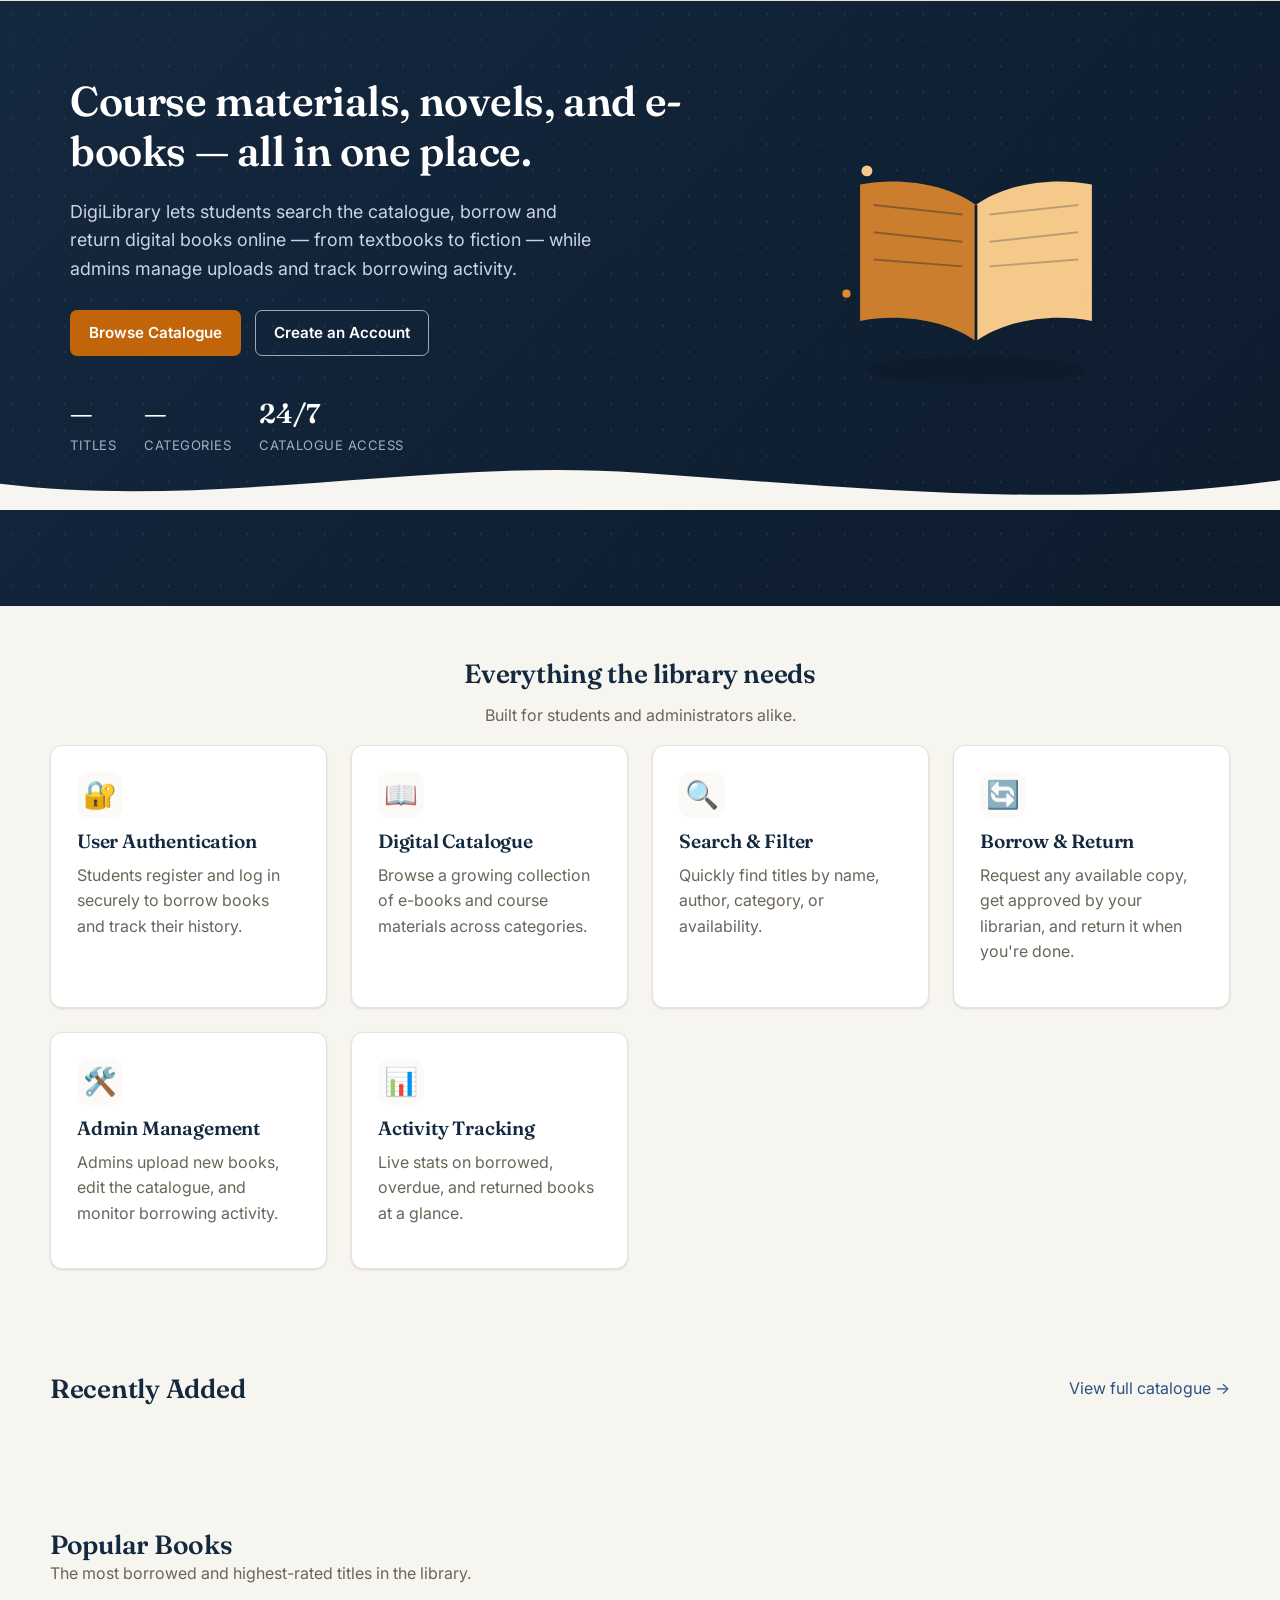
<file: index.html>
<!doctype html>
<html lang="en">
<head>
  <meta charset="UTF-8">
  <meta name="viewport" content="width=device-width, initial-scale=1.0">
  <title>DigiLibrary — Digital Library System</title>
  <link rel="stylesheet" href="css/style.css?v=3">
</head>
<body>
  <div id="site-header"></div>

  <main>
    <section class="hero">
      <div class="container hero-inner">
        <div class="hero-copy fade-in-up">
          <h1>Course materials, novels, and e-books — all in one place.</h1>
          <p>DigiLibrary lets students search the catalogue, borrow and return digital books online — from textbooks to fiction — while admins manage uploads and track borrowing activity.</p>
          <div class="hero-actions">
            <a href="catalogue.html" class="btn btn-accent">Browse Catalogue</a>
            <a href="register.html" class="btn btn-outline">Create an Account</a>
          </div>
          <div class="hero-stats">
            <div>
              <div class="hero-stat-value" id="stat-book-count">—</div>
              <div class="hero-stat-label">Titles</div>
            </div>
            <div>
              <div class="hero-stat-value" id="stat-category-count">—</div>
              <div class="hero-stat-label">Categories</div>
            </div>
            <div>
              <div class="hero-stat-value">24/7</div>
              <div class="hero-stat-label">Catalogue Access</div>
            </div>
          </div>
        </div>
        <div class="hero-art fade-in-up" style="animation-delay:0.1s;">
          <svg viewBox="0 0 220 200" fill="none" xmlns="http://www.w3.org/2000/svg" aria-hidden="true">
            <ellipse cx="110" cy="176" rx="80" ry="10" fill="#0d1b2c"/>
            <g>
              <path d="M110 55 C90 40 55 34 25 40 V140 C55 134 90 140 110 155 Z" fill="#e08a2e" opacity="0.9"/>
              <path d="M110 55 C130 40 165 34 195 40 V140 C165 134 130 140 110 155 Z" fill="#f5c98a"/>
              <path d="M110 55 V155" stroke="#0d1b2c" stroke-width="2"/>
              <path d="M35 55 L100 62" stroke="#0d1b2c" stroke-width="1.4" opacity="0.35"/>
              <path d="M35 75 L100 82" stroke="#0d1b2c" stroke-width="1.4" opacity="0.35"/>
              <path d="M35 95 L100 100" stroke="#0d1b2c" stroke-width="1.4" opacity="0.35"/>
              <path d="M120 62 L185 55" stroke="#0d1b2c" stroke-width="1.4" opacity="0.25"/>
              <path d="M120 82 L185 75" stroke="#0d1b2c" stroke-width="1.4" opacity="0.25"/>
              <path d="M120 100 L185 95" stroke="#0d1b2c" stroke-width="1.4" opacity="0.25"/>
            </g>
            <circle cx="30" cy="30" r="4" fill="#f5c98a"/>
            <circle cx="190" cy="120" r="3" fill="#f5c98a"/>
            <circle cx="15" cy="120" r="3" fill="#e08a2e"/>
          </svg>
        </div>
      </div>
      <svg class="hero-wave" viewBox="0 0 1440 60" preserveAspectRatio="none" aria-hidden="true">
        <path d="M0,32 C240,60 480,4 720,20 C960,36 1200,60 1440,28 L1440,60 L0,60 Z"></path>
      </svg>
    </section>

    <section class="section container">
      <h2 class="text-center">Everything the library needs</h2>
      <p class="text-center text-muted">Built for students and administrators alike.</p>
      <div class="grid features-grid stagger">
        <div class="feature-card">
          <div class="icon">🔐</div>
          <h3>User Authentication</h3>
          <p class="text-muted">Students register and log in securely to borrow books and track their history.</p>
        </div>
        <div class="feature-card">
          <div class="icon">📖</div>
          <h3>Digital Catalogue</h3>
          <p class="text-muted">Browse a growing collection of e-books and course materials across categories.</p>
        </div>
        <div class="feature-card">
          <div class="icon">🔍</div>
          <h3>Search &amp; Filter</h3>
          <p class="text-muted">Quickly find titles by name, author, category, or availability.</p>
        </div>
        <div class="feature-card">
          <div class="icon">🔄</div>
          <h3>Borrow &amp; Return</h3>
          <p class="text-muted">Request any available copy, get approved by your librarian, and return it when you're done.</p>
        </div>
        <div class="feature-card">
          <div class="icon">🛠️</div>
          <h3>Admin Management</h3>
          <p class="text-muted">Admins upload new books, edit the catalogue, and monitor borrowing activity.</p>
        </div>
        <div class="feature-card">
          <div class="icon">📊</div>
          <h3>Activity Tracking</h3>
          <p class="text-muted">Live stats on borrowed, overdue, and returned books at a glance.</p>
        </div>
      </div>
    </section>

    <section class="section container">
      <div class="flex-between">
        <h2 class="mb-0">Recently Added</h2>
        <a href="catalogue.html">View full catalogue &rarr;</a>
      </div>
      <div class="grid book-grid stagger" id="featured-books" style="margin-top: 20px;"></div>
    </section>

    <section class="section container">
      <h2 class="mb-0">Popular Books</h2>
      <p class="text-muted">The most borrowed and highest-rated titles in the library.</p>
      <div class="grid book-grid stagger" id="popular-books" style="margin-top: 20px;"></div>
    </section>

    <section class="section container" id="recommended-section" style="display:none;">
      <h2 class="mb-0">Recommended For You</h2>
      <p class="text-muted">Based on what you've borrowed and favorited.</p>
      <div class="grid book-grid stagger" id="recommended-books" style="margin-top: 20px;"></div>
    </section>

    <section class="section container" id="recently-viewed-section" style="display:none;">
      <h2 class="mb-0">Recently Viewed</h2>
      <div class="grid book-grid stagger" id="recently-viewed-books" style="margin-top: 20px;"></div>
    </section>
  </main>

  <div id="site-footer"></div>

  <script src="js/data.js"></script>
  <script src="js/auth.js"></script>
  <script src="js/components.js"></script>
  <script src="js/index.js"></script>
</body>
</html>
</file>
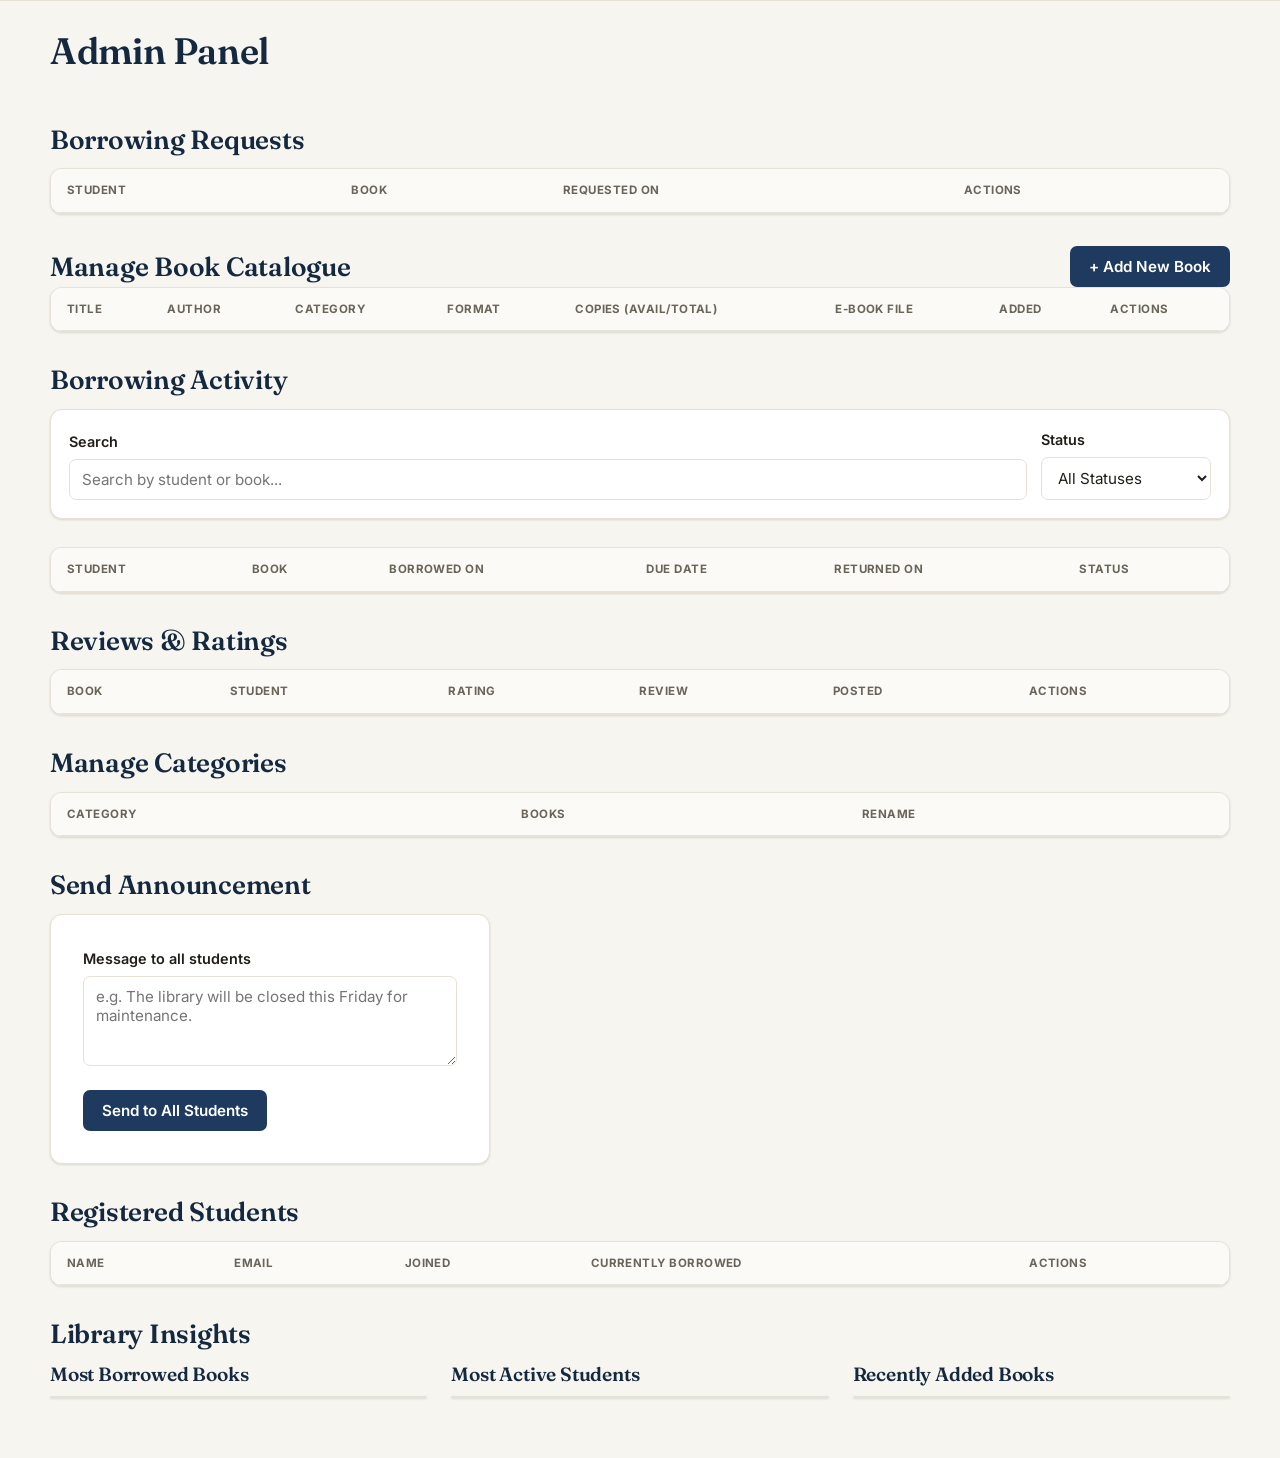
<file: admin.html>
<!doctype html>
<html lang="en">
<head>
  <meta charset="UTF-8">
  <meta name="viewport" content="width=device-width, initial-scale=1.0">
  <title>Admin Panel — DigiLibrary</title>
  <link rel="stylesheet" href="css/style.css?v=3">
</head>
<body>
  <div id="site-header"></div>

  <main>
    <div class="container section-tight">
      <h1>Admin Panel</h1>

      <div class="grid stats-grid" id="stats-grid"></div>

      <h2>Borrowing Requests</h2>
      <div class="table-wrap">
        <table>
          <thead>
            <tr>
              <th>Student</th>
              <th>Book</th>
              <th>Requested On</th>
              <th>Actions</th>
            </tr>
          </thead>
          <tbody id="requests-table"></tbody>
        </table>
      </div>

      <div class="flex-between">
        <h2 class="mb-0">Manage Book Catalogue</h2>
        <button class="btn btn-primary" id="add-book-btn">+ Add New Book</button>
      </div>
      <div class="table-wrap">
        <table>
          <thead>
            <tr>
              <th>Title</th>
              <th>Author</th>
              <th>Category</th>
              <th>Format</th>
              <th>Copies (Avail/Total)</th>
              <th>E-book File</th>
              <th>Added</th>
              <th>Actions</th>
            </tr>
          </thead>
          <tbody id="books-table"></tbody>
        </table>
      </div>

      <h2>Borrowing Activity</h2>
      <div class="filter-bar">
        <div class="form-group search-group">
          <label for="activity-search">Search</label>
          <input type="text" id="activity-search" placeholder="Search by student or book...">
        </div>
        <div class="form-group">
          <label for="activity-status">Status</label>
          <select id="activity-status">
            <option value="">All Statuses</option>
            <option value="borrowed">Borrowed</option>
            <option value="overdue">Overdue</option>
            <option value="returned">Returned</option>
          </select>
        </div>
      </div>
      <div class="table-wrap">
        <table>
          <thead>
            <tr>
              <th>Student</th>
              <th>Book</th>
              <th>Borrowed On</th>
              <th>Due Date</th>
              <th>Returned On</th>
              <th>Status</th>
            </tr>
          </thead>
          <tbody id="activity-table"></tbody>
        </table>
      </div>

      <h2>Reviews &amp; Ratings</h2>
      <div class="table-wrap">
        <table>
          <thead>
            <tr>
              <th>Book</th>
              <th>Student</th>
              <th>Rating</th>
              <th>Review</th>
              <th>Posted</th>
              <th>Actions</th>
            </tr>
          </thead>
          <tbody id="reviews-table"></tbody>
        </table>
      </div>

      <h2>Manage Categories</h2>
      <div class="table-wrap">
        <table>
          <thead>
            <tr>
              <th>Category</th>
              <th>Books</th>
              <th>Rename</th>
            </tr>
          </thead>
          <tbody id="categories-table"></tbody>
        </table>
      </div>

      <h2>Send Announcement</h2>
      <div class="form-card" style="margin: 0 0 32px;">
        <div id="announcement-alert" class="alert"></div>
        <form id="announcement-form" novalidate>
          <div class="form-group">
            <label for="announcement-text">Message to all students</label>
            <textarea id="announcement-text" placeholder="e.g. The library will be closed this Friday for maintenance." required></textarea>
          </div>
          <button type="submit" class="btn btn-primary">Send to All Students</button>
        </form>
      </div>

      <h2>Registered Students</h2>
      <div class="table-wrap">
        <table>
          <thead>
            <tr>
              <th>Name</th>
              <th>Email</th>
              <th>Joined</th>
              <th>Currently Borrowed</th>
              <th>Actions</th>
            </tr>
          </thead>
          <tbody id="students-table"></tbody>
        </table>
      </div>

      <h2>Library Insights</h2>
      <div class="grid" style="grid-template-columns: repeat(auto-fit, minmax(240px, 1fr)); margin-bottom: 32px;">
        <div>
          <h3>Most Borrowed Books</h3>
          <div id="most-borrowed-list" class="insight-list"></div>
        </div>
        <div>
          <h3>Most Active Students</h3>
          <div id="most-active-list" class="insight-list"></div>
        </div>
        <div>
          <h3>Recently Added Books</h3>
          <div id="recent-books-list" class="insight-list"></div>
        </div>
      </div>
    </div>
  </main>

  <div id="site-footer"></div>

  <!-- Add / Edit Book Modal -->
  <div class="modal-overlay" id="book-modal">
    <div class="modal">
      <div class="modal-header">
        <h3 class="mb-0" id="modal-title">Add New Book</h3>
        <button class="modal-close" id="modal-close" type="button" aria-label="Close">&times;</button>
      </div>
      <div id="book-form-alert" class="alert"></div>
      <form id="book-form" novalidate>
        <input type="hidden" id="book-id">
        <div class="form-group">
          <label for="book-title">Title</label>
          <input type="text" id="book-title" required>
        </div>
        <div class="form-group">
          <label for="book-author">Author</label>
          <input type="text" id="book-author" required>
        </div>
        <div class="form-row">
          <div class="form-group">
            <label for="book-category">Category</label>
            <input type="text" id="book-category" list="category-list" required>
            <datalist id="category-list"></datalist>
          </div>
          <div class="form-group">
            <label for="book-format">Format</label>
            <select id="book-format">
              <option value="PDF">PDF</option>
              <option value="EPUB">EPUB</option>
            </select>
          </div>
        </div>
        <div class="form-group">
          <label for="book-description">Description</label>
          <textarea id="book-description" required></textarea>
        </div>
        <div class="form-row">
          <div class="form-group">
            <label for="book-isbn">ISBN</label>
            <input type="text" id="book-isbn" placeholder="978-0-000-00000-0">
          </div>
          <div class="form-group">
            <label for="book-publisher">Publisher</label>
            <input type="text" id="book-publisher">
          </div>
        </div>
        <div class="form-row">
          <div class="form-group">
            <label for="book-pub-date">Publication Date</label>
            <input type="date" id="book-pub-date">
          </div>
          <div class="form-group">
            <label for="book-pages">Number of Pages</label>
            <input type="number" id="book-pages" min="1">
          </div>
        </div>
        <div class="form-group">
          <label for="book-copies">Total Copies</label>
          <input type="number" id="book-copies" min="1" value="1" required>
        </div>
        <div class="form-group">
          <label for="book-cover">Cover Image (optional)</label>
          <input type="file" id="book-cover" accept="image/*">
          <div class="form-hint">Leave blank to use an auto-generated cover.</div>
        </div>
        <div class="form-group">
          <label for="book-file">E-book File (PDF or EPUB)</label>
          <input type="file" id="book-file" accept=".pdf,.epub">
          <div class="form-hint" id="current-file-hint">Uploaded here becomes downloadable to students once they borrow the book.</div>
        </div>
        <button type="submit" class="btn btn-primary btn-block" id="book-form-submit">Save Book</button>
      </form>
    </div>
  </div>

  <script src="js/data.js"></script>
  <script src="js/auth.js"></script>
  <script src="js/components.js"></script>
  <script src="js/admin.js"></script>
</body>
</html>
</file>
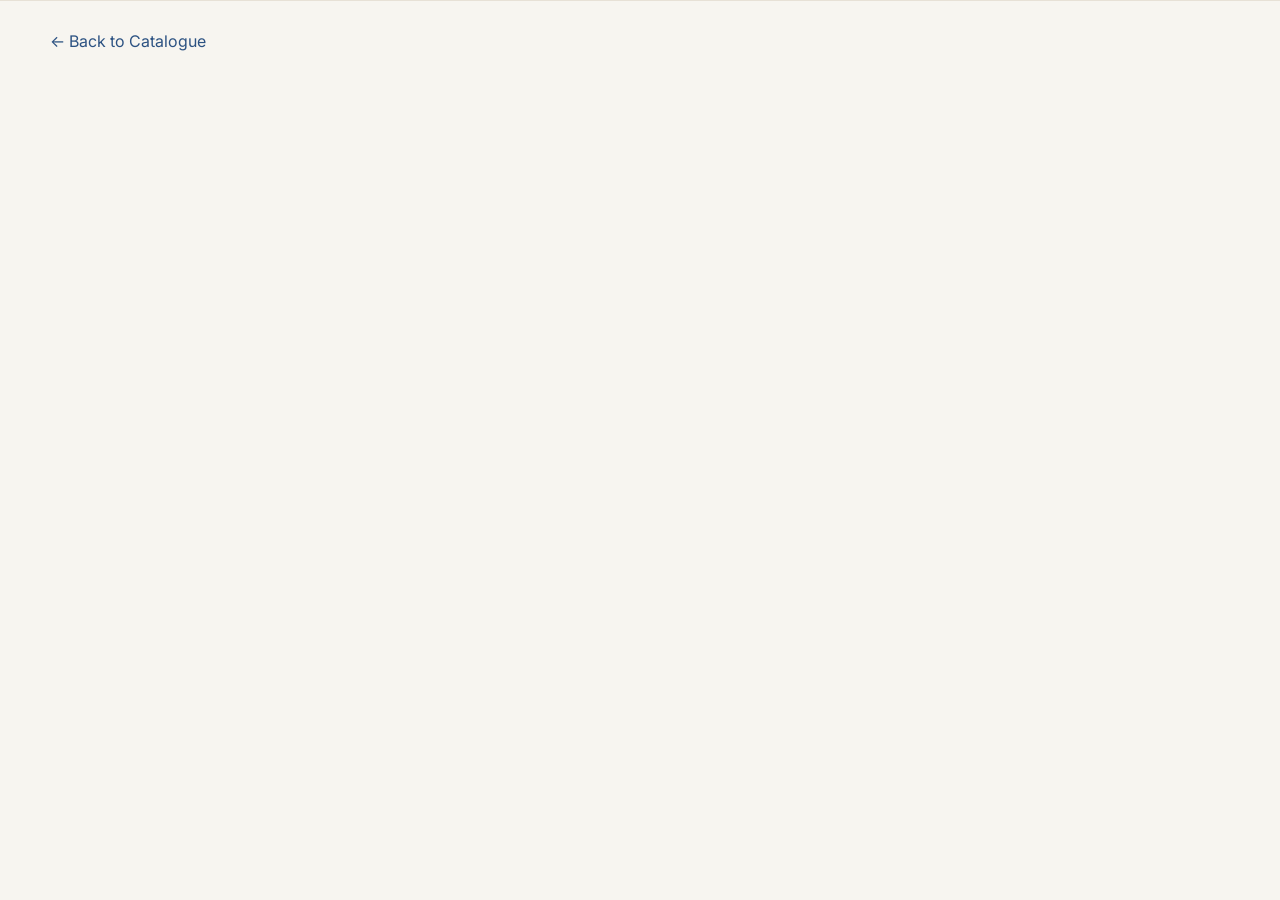
<file: book-details.html>
<!doctype html>
<html lang="en">
<head>
  <meta charset="UTF-8">
  <meta name="viewport" content="width=device-width, initial-scale=1.0">
  <title>Book Details — DigiLibrary</title>
  <link rel="stylesheet" href="css/style.css?v=3">
</head>
<body>
  <div id="site-header"></div>

  <main>
    <div class="container section-tight">
      <a href="catalogue.html">&larr; Back to Catalogue</a>
      <div id="book-details-content" style="margin-top: 20px;"></div>
    </div>
  </main>

  <div id="site-footer"></div>

  <script src="js/data.js"></script>
  <script src="js/auth.js"></script>
  <script src="js/components.js"></script>
  <script src="js/book-details.js"></script>
</body>
</html>
</file>
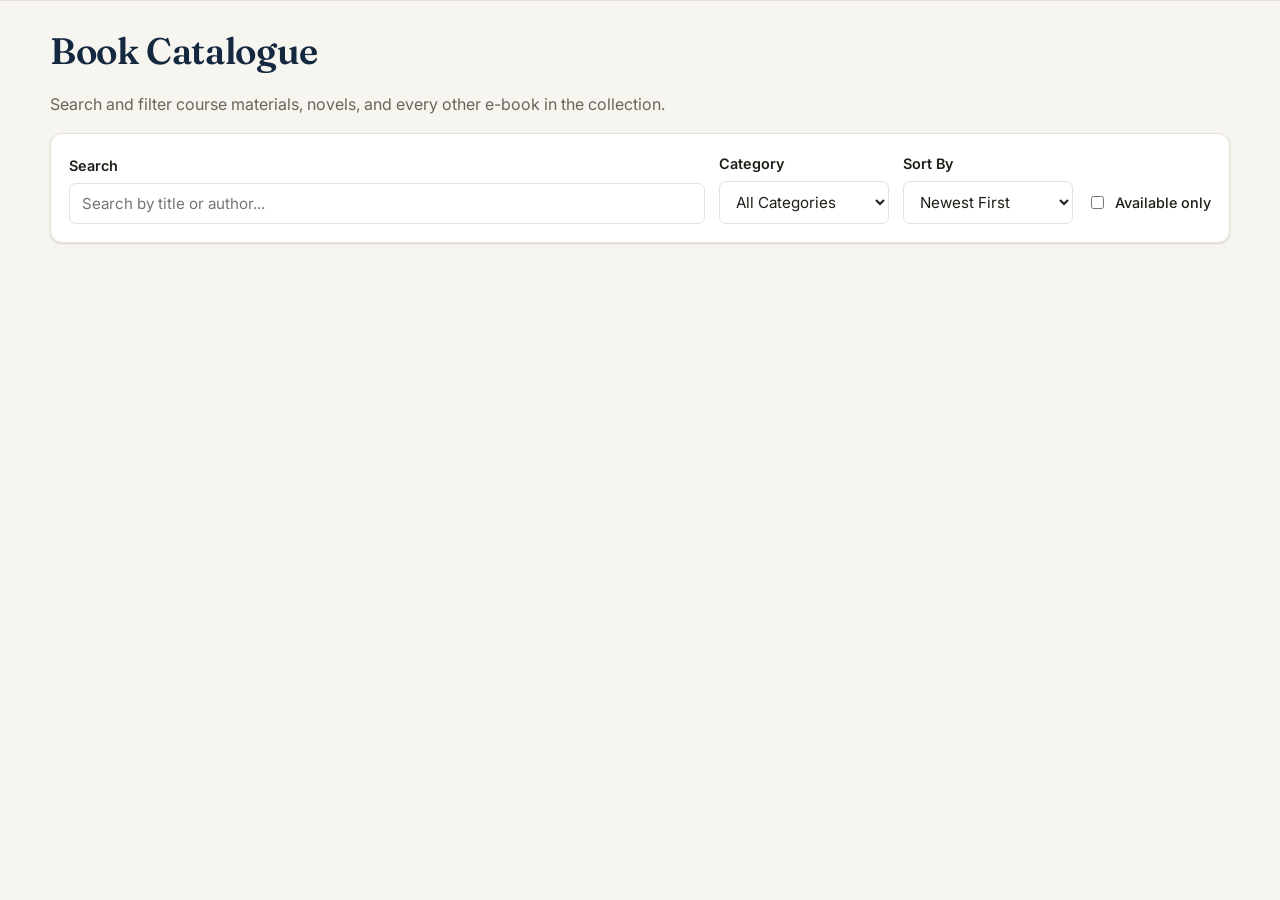
<file: catalogue.html>
<!doctype html>
<html lang="en">
<head>
  <meta charset="UTF-8">
  <meta name="viewport" content="width=device-width, initial-scale=1.0">
  <title>Catalogue — DigiLibrary</title>
  <link rel="stylesheet" href="css/style.css?v=3">
</head>
<body>
  <div id="site-header"></div>

  <main>
    <div class="container section-tight">
      <h1>Book Catalogue</h1>
      <p class="text-muted">Search and filter course materials, novels, and every other e-book in the collection.</p>

      <div class="filter-bar">
        <div class="form-group search-group">
          <label for="search-input">Search</label>
          <input type="text" id="search-input" placeholder="Search by title or author...">
        </div>
        <div class="form-group">
          <label for="category-filter">Category</label>
          <select id="category-filter">
            <option value="">All Categories</option>
          </select>
        </div>
        <div class="form-group">
          <label for="sort-select">Sort By</label>
          <select id="sort-select">
            <option value="newest">Newest First</option>
            <option value="title">Title (A–Z)</option>
            <option value="author">Author (A–Z)</option>
          </select>
        </div>
        <div class="filter-check">
          <input type="checkbox" id="available-only">
          <label for="available-only">Available only</label>
        </div>
      </div>

      <div id="results-count" class="text-muted" style="margin-bottom: 16px;"></div>
      <div class="grid book-grid" id="book-grid"></div>
      <div id="no-results" class="text-center text-muted" style="display:none; padding: 40px 0;">
        No books match your search. Try a different keyword or filter.
      </div>
    </div>
  </main>

  <div id="site-footer"></div>

  <script src="js/data.js"></script>
  <script src="js/auth.js"></script>
  <script src="js/components.js"></script>
  <script src="js/catalogue.js"></script>
</body>
</html>
</file>
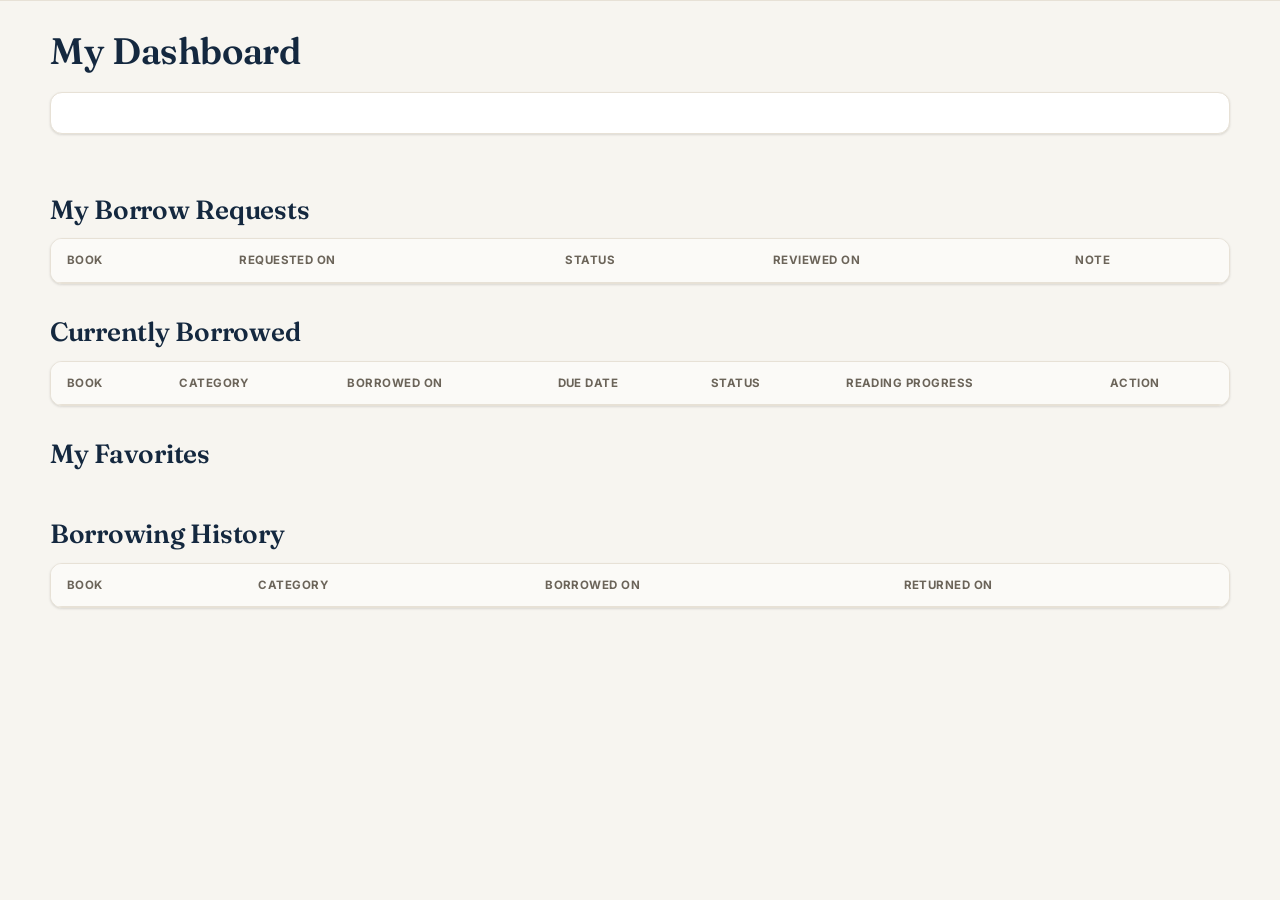
<file: dashboard.html>
<!doctype html>
<html lang="en">
<head>
  <meta charset="UTF-8">
  <meta name="viewport" content="width=device-width, initial-scale=1.0">
  <title>My Dashboard — DigiLibrary</title>
  <link rel="stylesheet" href="css/style.css?v=3">
</head>
<body>
  <div id="site-header"></div>

  <main>
    <div class="container section-tight">
      <h1>My Dashboard</h1>

      <div class="profile-card" id="profile-card"></div>

      <div class="grid stats-grid" id="stats-grid" style="grid-template-columns: repeat(3, 1fr);"></div>

      <h2>My Borrow Requests</h2>
      <div class="table-wrap">
        <table>
          <thead>
            <tr>
              <th>Book</th>
              <th>Requested On</th>
              <th>Status</th>
              <th>Reviewed On</th>
              <th>Note</th>
            </tr>
          </thead>
          <tbody id="requests-table"></tbody>
        </table>
      </div>

      <h2>Currently Borrowed</h2>
      <div class="table-wrap">
        <table>
          <thead>
            <tr>
              <th>Book</th>
              <th>Category</th>
              <th>Borrowed On</th>
              <th>Due Date</th>
              <th>Status</th>
              <th>Reading Progress</th>
              <th>Action</th>
            </tr>
          </thead>
          <tbody id="current-borrows"></tbody>
        </table>
      </div>

      <div class="flex-between">
        <h2 class="mb-0">My Favorites</h2>
      </div>
      <div class="grid book-grid" id="favorites-grid" style="margin: 16px 0 32px;"></div>

      <h2>Borrowing History</h2>
      <div class="table-wrap">
        <table>
          <thead>
            <tr>
              <th>Book</th>
              <th>Category</th>
              <th>Borrowed On</th>
              <th>Returned On</th>
            </tr>
          </thead>
          <tbody id="borrow-history"></tbody>
        </table>
      </div>
    </div>
  </main>

  <div id="site-footer"></div>

  <script src="js/data.js"></script>
  <script src="js/auth.js"></script>
  <script src="js/components.js"></script>
  <script src="js/dashboard.js"></script>
</body>
</html>
</file>
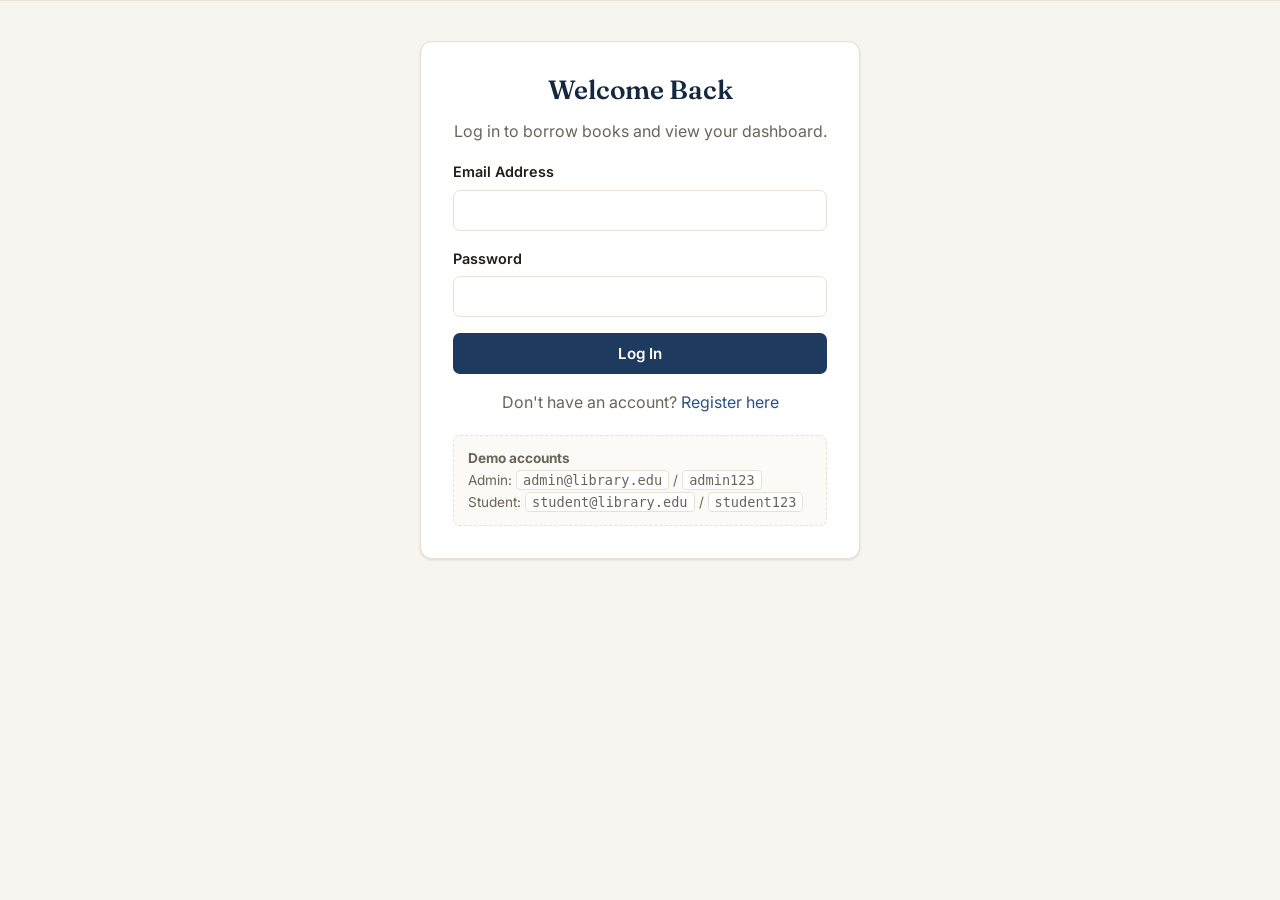
<file: login.html>
<!doctype html>
<html lang="en">
<head>
  <meta charset="UTF-8">
  <meta name="viewport" content="width=device-width, initial-scale=1.0">
  <title>Login — DigiLibrary</title>
  <link rel="stylesheet" href="css/style.css?v=3">
</head>
<body>
  <div id="site-header"></div>

  <main>
    <div class="container">
      <div class="form-card">
        <h2 class="text-center">Welcome Back</h2>
        <p class="text-center text-muted">Log in to borrow books and view your dashboard.</p>

        <div id="login-alert" class="alert"></div>

        <form id="login-form" novalidate>
          <div class="form-group">
            <label for="email">Email Address</label>
            <input type="email" id="email" name="email" required autocomplete="email">
          </div>
          <div class="form-group">
            <label for="password">Password</label>
            <input type="password" id="password" name="password" required autocomplete="current-password">
          </div>
          <button type="submit" class="btn btn-primary btn-block">Log In</button>
        </form>

        <p class="text-center text-muted" style="margin-top:16px;">
          Don't have an account? <a href="register.html">Register here</a>
        </p>

        <div class="demo-box">
          <strong>Demo accounts</strong><br>
          Admin: <code>admin@library.edu</code> / <code>admin123</code><br>
          Student: <code>student@library.edu</code> / <code>student123</code>
        </div>
      </div>
    </div>
  </main>

  <div id="site-footer"></div>

  <script src="js/data.js"></script>
  <script src="js/auth.js"></script>
  <script src="js/components.js"></script>
  <script src="js/login.js"></script>
</body>
</html>
</file>
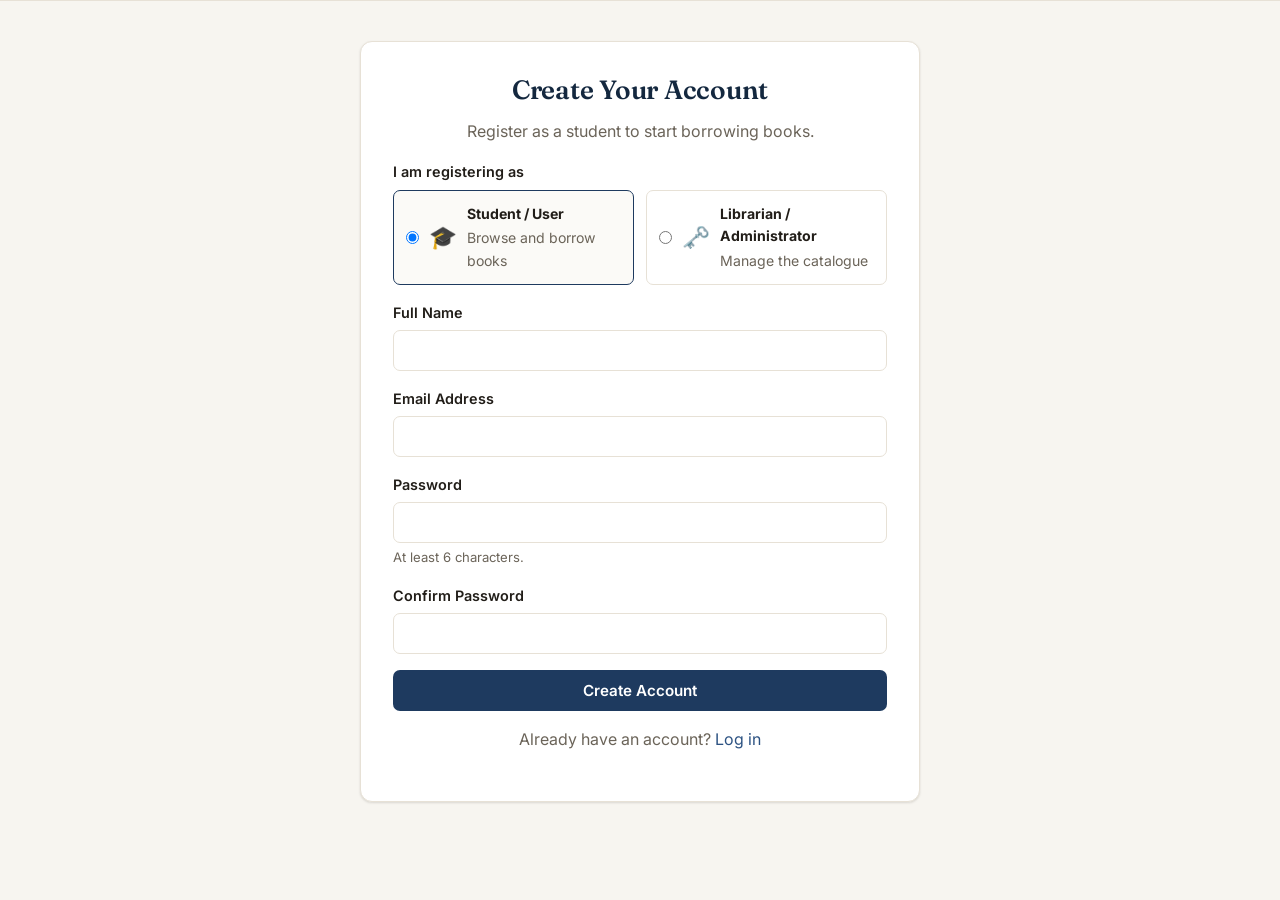
<file: register.html>
<!doctype html>
<html lang="en">
<head>
  <meta charset="UTF-8">
  <meta name="viewport" content="width=device-width, initial-scale=1.0">
  <title>Register — DigiLibrary</title>
  <link rel="stylesheet" href="css/style.css?v=3">
</head>
<body>
  <div id="site-header"></div>

  <main>
    <div class="container">
      <div class="form-card form-card-wide">
        <h2 class="text-center">Create Your Account</h2>
        <p class="text-center text-muted">Register as a student to start borrowing books.</p>

        <div id="register-alert" class="alert"></div>

        <form id="register-form" novalidate>
          <div class="form-group">
            <label>I am registering as</label>
            <div class="role-options">
              <label class="role-card">
                <input type="radio" name="role" value="student" checked>
                <span class="role-icon">🎓</span>
                <span class="role-text">
                  <strong>Student / User</strong>
                  <span class="text-muted">Browse and borrow books</span>
                </span>
              </label>
              <label class="role-card">
                <input type="radio" name="role" value="admin">
                <span class="role-icon">🗝️</span>
                <span class="role-text">
                  <strong>Librarian / Administrator</strong>
                  <span class="text-muted">Manage the catalogue</span>
                </span>
              </label>
            </div>
          </div>
          <div class="form-group">
            <label for="name">Full Name</label>
            <input type="text" id="name" name="name" required autocomplete="name">
          </div>
          <div class="form-group">
            <label for="email">Email Address</label>
            <input type="email" id="email" name="email" required autocomplete="email">
          </div>
          <div class="form-group">
            <label for="password">Password</label>
            <input type="password" id="password" name="password" required autocomplete="new-password">
            <div class="form-hint">At least 6 characters.</div>
          </div>
          <div class="form-group">
            <label for="confirm-password">Confirm Password</label>
            <input type="password" id="confirm-password" name="confirm-password" required autocomplete="new-password">
          </div>
          <button type="submit" class="btn btn-primary btn-block">Create Account</button>
        </form>

        <p class="text-center text-muted" style="margin-top:16px;">
          Already have an account? <a href="login.html">Log in</a>
        </p>
      </div>
    </div>
  </main>

  <div id="site-footer"></div>

  <script src="js/data.js"></script>
  <script src="js/auth.js"></script>
  <script src="js/components.js"></script>
  <script src="js/register.js"></script>
</body>
</html>
</file>
<file: css/style.css>
/* =========================================================
   DigiLibrary — global stylesheet
   ========================================================= */

@import url('https://fonts.googleapis.com/css2?family=Fraunces:opsz,wght@9..144,500;9..144,600;9..144,700&family=Inter:wght@400;500;600;700;800&display=swap');







:root {
  --color-primary: #1e3a5f;
  --color-primary-light: #2c5282;
  --color-primary-dark: #14283f;
  --color-accent: #c2650a;
  --color-accent-light: #e08a2e;
  --color-bg: #f7f5f0;
  --color-surface: #ffffff;
  --color-surface-alt: #fbfaf7;
  --color-text: #211d18;
  --color-text-muted: #6b6459;
  --color-border: #e7e1d6;
  --color-success: #16794e;
  --color-success-bg: #dcf3e6;
  --color-danger: #b3261e;
  --color-danger-bg: #fbe3e1;
  --color-warning: #b45309;
  --color-warning-bg: #fbedd2;
  --radius: 12px;
  --radius-sm: 7px;
  --shadow: 0 1px 3px rgba(33, 29, 24, 0.08), 0 1px 2px rgba(33, 29, 24, 0.06);
  --shadow-md: 0 10px 28px rgba(33, 29, 24, 0.12);
  --font-heading: 'Fraunces', Georgia, 'Times New Roman', serif;
  --font: 'Inter', -apple-system, BlinkMacSystemFont, 'Segoe UI', Roboto, Helvetica, Arial, sans-serif;

  /* Fixed brand gradient for the hero — intentionally does not
     swap with light/dark theme, since it always shows white text. */
  --hero-grad-start: #14283f;
  --hero-grad-end: #0d1b2c;

  --cat-0-bg: #cfeee4; --cat-0-text: #0d6b52;
  --cat-1-bg: #dee1fb; --cat-1-text: #3f3ec4;
  --cat-2-bg: #fbdde2; --cat-2-text: #ad1a49;
  --cat-3-bg: #faead0; --cat-3-text: #9a5b09;
  --cat-4-bg: #d7f2dc; --cat-4-text: #1f7a3c;
  --cat-5-bg: #ecdffb; --cat-5-text: #6d28c9;
  --cat-6-bg: #d3f1f3; --cat-6-text: #0d7480;
  --cat-7-bg: #fbe1cf; --cat-7-text: #a3450f;
  --cat-8-bg: #fbdbec; --cat-8-text: #a31761;
  --cat-9-bg: #e7e2da; --cat-9-text: #57503f;
}


* { box-sizing: border-box; }
html, body { height: 100%; }
body {
  margin: 0;
  font-family: var(--font);
  background: var(--color-bg);
  color: var(--color-text);
  line-height: 1.6;
  display: flex;
  flex-direction: column;
  min-height: 100vh;
  transition: background 0.2s ease, color 0.2s ease;
}
main { flex: 1; }

h1, h2, h3, h4 { font-family: var(--font-heading); font-weight: 600; line-height: 1.2; margin: 0 0 0.5em; color: var(--color-primary-dark); letter-spacing: -0.01em; }
h1 { font-size: 2.3rem; }
h2 { font-size: 1.65rem; }
h3 { font-size: 1.2rem; }
p { margin: 0 0 1em; }
a { color: var(--color-primary-light); text-decoration: none; }
a:hover { text-decoration: underline; }

.container { max-width: 1180px; margin: 0 auto; padding: 0 20px; }

img { max-width: 100%; display: block; }

@media (prefers-reduced-motion: reduce) {
  * { animation-duration: 0.001ms !important; animation-iteration-count: 1 !important; transition-duration: 0.001ms !important; }
}

/* ---------------- Navbar ---------------- */
#site-header { background: var(--color-surface); border-bottom: 1px solid var(--color-border); position: sticky; top: 0; z-index: 50; box-shadow: none; transition: box-shadow 0.2s ease, background 0.2s ease; }
#site-header.scrolled { box-shadow: var(--shadow); }
.navbar { display: flex; align-items: center; gap: 20px; padding: 14px 20px; flex-wrap: wrap; }
.brand { display: inline-flex; align-items: center; gap: 9px; font-family: var(--font-heading); font-size: 1.3rem; font-weight: 600; color: var(--color-primary); letter-spacing: -0.01em; }
.brand:hover { text-decoration: none; }
.brand-mark { flex-shrink: 0; }
.nav-toggle { display: none; margin-left: auto; background: none; border: 1px solid var(--color-border); border-radius: var(--radius-sm); font-size: 1.2rem; padding: 4px 10px; cursor: pointer; color: var(--color-text); }
.nav-links { display: flex; gap: 4px; align-items: center; margin-left: 12px; }
.nav-link { position: relative; color: var(--color-text); font-weight: 500; padding: 8px 4px; }
.nav-link::after { content: ''; position: absolute; left: 4px; right: 4px; bottom: 3px; height: 2px; background: var(--color-accent); transform: scaleX(0); transform-origin: left; transition: transform 0.2s ease; }
.nav-link:hover { color: var(--color-primary); text-decoration: none; }
.nav-link:hover::after { transform: scaleX(1); }
.nav-link.active { color: var(--color-primary); }
.nav-link.active::after { transform: scaleX(1); }
.nav-auth { display: flex; align-items: center; gap: 10px; margin-left: auto; }
.nav-user { color: var(--color-text-muted); font-size: 0.92rem; }
.nav-badge { display: inline-block; background: var(--color-danger); color: #fff; font-size: 0.68rem; font-weight: 700; padding: 1px 6px; border-radius: 999px; margin-left: 4px; vertical-align: middle; }

/* ---------------- Notification bell ---------------- */
.notif-wrap { position: relative; }
.notif-bell { position: relative; background: var(--color-surface-alt); border: 1px solid var(--color-border); border-radius: 999px; width: 36px; height: 36px; display: inline-flex; align-items: center; justify-content: center; cursor: pointer; font-size: 1rem; }
.notif-badge { position: absolute; top: -4px; right: -4px; background: var(--color-danger); color: #fff; font-size: 0.65rem; font-weight: 700; padding: 1px 5px; border-radius: 999px; line-height: 1.3; }
.notif-panel { display: none; position: absolute; top: calc(100% + 10px); right: 0; width: 320px; max-height: 400px; overflow-y: auto; background: var(--color-surface); border: 1px solid var(--color-border); border-radius: var(--radius); box-shadow: var(--shadow-md); z-index: 60; }
.notif-panel.open { display: block; }
.notif-header { display: flex; align-items: center; justify-content: space-between; padding: 12px 14px; border-bottom: 1px solid var(--color-border); }
.notif-mark-all { background: none; border: none; color: var(--color-primary-light); font-size: 0.8rem; cursor: pointer; font-weight: 600; }
.notif-list { padding: 6px; }
.notif-item { display: flex; gap: 10px; align-items: flex-start; padding: 10px; border-radius: var(--radius-sm); font-size: 0.85rem; cursor: pointer; }
.notif-item:hover { background: var(--color-surface-alt); }
.notif-item.unread { background: #eef4fb; }
.notif-item.notif-alert { cursor: default; background: var(--color-warning-bg); }
.notif-item.notif-alert:hover { background: var(--color-warning-bg); }
.notif-icon { font-size: 1rem; flex-shrink: 0; }
.notif-empty { padding: 20px; text-align: center; color: var(--color-text-muted); font-size: 0.85rem; }

/* ---------------- Buttons ---------------- */
.btn { display: inline-flex; align-items: center; justify-content: center; gap: 6px; border: 1px solid transparent; border-radius: var(--radius-sm); padding: 10px 18px; font-size: 0.95rem; font-weight: 600; cursor: pointer; font-family: var(--font); transition: background 0.15s ease, border-color 0.15s ease, color 0.15s ease, transform 0.1s ease; }
.btn:active { transform: translateY(1px); }
.btn-primary { background: var(--color-primary); color: #fff; }
.btn-primary:hover { background: var(--color-primary-light); text-decoration: none; }
.btn-accent { background: var(--color-accent); color: #fff; }
.btn-accent:hover { background: var(--color-accent-light); text-decoration: none; }
.btn-outline { background: transparent; border-color: var(--color-primary); color: var(--color-primary); }
.btn-outline:hover { background: var(--color-primary); color: #fff; text-decoration: none; }
.btn-danger { background: transparent; border-color: var(--color-danger); color: var(--color-danger); }
.btn-danger:hover { background: var(--color-danger); color: #fff; text-decoration: none; }
.btn-sm { padding: 6px 12px; font-size: 0.85rem; }
.btn-block { width: 100%; }
.btn:disabled { opacity: 0.5; cursor: not-allowed; transform: none; }

/* ---------------- Layout helpers ---------------- */
.section { padding: 52px 0; }
.section-tight { padding: 28px 0; }
.text-center { text-align: center; }
.text-muted { color: var(--color-text-muted); }
.flex { display: flex; }
.flex-between { display: flex; align-items: center; justify-content: space-between; gap: 12px; flex-wrap: wrap; }
.grid { display: grid; gap: 24px; }
.mt-0 { margin-top: 0; }
.mb-0 { margin-bottom: 0; }

/* ---------------- Hero ---------------- */
.hero { position: relative; overflow: hidden; background: linear-gradient(135deg, var(--hero-grad-start) 0%, var(--hero-grad-end) 100%); color: #fff; padding: 76px 0 96px; }
.hero::before {
  content: '';
  position: absolute; inset: 0;
  background-image: radial-gradient(circle, rgba(255,255,255,0.14) 1px, transparent 1px);
  background-size: 26px 26px;
  opacity: 0.5;
  pointer-events: none;
}
.hero-inner { position: relative; display: grid; grid-template-columns: 1.15fr 0.85fr; gap: 40px; align-items: center; }
.hero-copy h1 { color: #fff; font-size: 2.6rem; max-width: 640px; }
.hero-copy p { color: #cbd5e1; font-size: 1.12rem; max-width: 540px; }
.hero-actions { display: flex; gap: 14px; margin-top: 26px; flex-wrap: wrap; }
.hero .btn-outline { border-color: rgba(255,255,255,0.6); color: #fff; }
.hero .btn-outline:hover { background: #fff; color: var(--hero-grad-start); }
.hero-stats { display: flex; gap: 28px; margin-top: 36px; flex-wrap: wrap; }
.hero-stat-value { font-family: var(--font-heading); font-size: 1.7rem; font-weight: 600; color: #fff; }
.hero-stat-label { color: #9fb0c3; font-size: 0.82rem; text-transform: uppercase; letter-spacing: 0.04em; }
.hero-art { display: flex; align-items: center; justify-content: center; }
.hero-art svg { width: 100%; max-width: 300px; height: auto; }
.hero-wave { display: block; width: 100%; height: 56px; margin-top: -2px; }
.hero-wave path { fill: var(--color-bg); }

@keyframes fadeInUp { from { opacity: 0; transform: translateY(14px); } to { opacity: 1; transform: translateY(0); } }
.fade-in-up { animation: fadeInUp 0.5s ease both; }
.stagger > * { animation: fadeInUp 0.45s ease both; }
.stagger > *:nth-child(1) { animation-delay: 0.02s; }
.stagger > *:nth-child(2) { animation-delay: 0.08s; }
.stagger > *:nth-child(3) { animation-delay: 0.14s; }
.stagger > *:nth-child(4) { animation-delay: 0.2s; }
.stagger > *:nth-child(5) { animation-delay: 0.26s; }
.stagger > *:nth-child(6) { animation-delay: 0.32s; }

/* ---------------- Feature cards ---------------- */
.features-grid { grid-template-columns: repeat(auto-fit, minmax(230px, 1fr)); }
.feature-card { background: var(--color-surface); border: 1px solid var(--color-border); border-radius: var(--radius); padding: 26px; box-shadow: var(--shadow); transition: transform 0.18s ease, box-shadow 0.18s ease, border-color 0.18s ease; }
.feature-card:hover { transform: translateY(-4px); box-shadow: var(--shadow-md); border-color: var(--color-accent); }
.feature-card .icon { font-size: 1.7rem; margin-bottom: 12px; display: inline-flex; align-items: center; justify-content: center; width: 46px; height: 46px; border-radius: 12px; background: var(--color-surface-alt); }

/* ---------------- Book cards ---------------- */
.book-grid { grid-template-columns: repeat(auto-fill, minmax(210px, 1fr)); }
.book-card { background: var(--color-surface); border: 1px solid var(--color-border); border-radius: var(--radius); overflow: hidden; box-shadow: var(--shadow); display: flex; flex-direction: column; transition: transform 0.18s ease, box-shadow 0.18s ease; }
.book-card:hover { transform: translateY(-4px); box-shadow: var(--shadow-md); }
.book-card .cover-wrap { position: relative; }
.book-card .cover { width: 100%; aspect-ratio: 3 / 4; object-fit: cover; background: var(--color-border); }
.book-card .book-body { padding: 14px 16px; display: flex; flex-direction: column; gap: 6px; flex: 1; }
.book-card .book-title { font-family: var(--font-heading); font-weight: 600; font-size: 1.02rem; color: var(--color-primary-dark); }
.book-card .book-author { color: var(--color-text-muted); font-size: 0.85rem; }
.card-rating { color: var(--color-accent); font-size: 0.82rem; font-weight: 600; }
.card-rating .text-muted { font-weight: 400; }
.book-card .book-meta { margin-top: auto; display: flex; align-items: center; justify-content: space-between; gap: 8px; padding-top: 8px; flex-wrap: wrap; }
.book-card .book-actions { padding: 0 16px 16px; display: flex; gap: 8px; }

/* ---------------- Favorite button ---------------- */
.favorite-btn { position: absolute; top: 8px; right: 8px; width: 32px; height: 32px; border-radius: 50%; border: none; background: rgba(255,255,255,0.92); color: var(--color-text-muted); font-size: 1.05rem; display: flex; align-items: center; justify-content: center; cursor: pointer; box-shadow: var(--shadow); transition: transform 0.15s ease, color 0.15s ease; }
.favorite-btn:hover { transform: scale(1.1); }
.favorite-btn.active { color: #d1274a; }
.favorite-btn-inline { border: 1px solid var(--color-border); background: var(--color-surface); border-radius: 999px; padding: 8px 16px; font-weight: 600; color: var(--color-text); cursor: pointer; display: inline-flex; align-items: center; gap: 6px; }
.favorite-btn-inline.active { color: #d1274a; border-color: #f3c9d2; background: #fdf1f3; }

/* ---------------- Badges ---------------- */
.badge { display: inline-block; padding: 3px 10px; border-radius: 999px; font-size: 0.72rem; font-weight: 700; text-transform: uppercase; letter-spacing: 0.03em; white-space: nowrap; }
.badge-available, .badge-returned { background: var(--color-success-bg); color: var(--color-success); }
.badge-unavailable, .badge-overdue { background: var(--color-danger-bg); color: var(--color-danger); }
.badge-borrowed { background: var(--color-warning-bg); color: var(--color-warning); }
.badge-category { background: var(--color-surface-alt); color: var(--color-text-muted); border: 1px solid var(--color-border); }
.badge-cat-0 { background: var(--cat-0-bg); color: var(--cat-0-text); }
.badge-cat-1 { background: var(--cat-1-bg); color: var(--cat-1-text); }
.badge-cat-2 { background: var(--cat-2-bg); color: var(--cat-2-text); }
.badge-cat-3 { background: var(--cat-3-bg); color: var(--cat-3-text); }
.badge-cat-4 { background: var(--cat-4-bg); color: var(--cat-4-text); }
.badge-cat-5 { background: var(--cat-5-bg); color: var(--cat-5-text); }
.badge-cat-6 { background: var(--cat-6-bg); color: var(--cat-6-text); }
.badge-cat-7 { background: var(--cat-7-bg); color: var(--cat-7-text); }
.badge-cat-8 { background: var(--cat-8-bg); color: var(--cat-8-text); }
.badge-cat-9 { background: var(--cat-9-bg); color: var(--cat-9-text); }

/* ---------------- Forms ---------------- */
.form-card { background: var(--color-surface); border: 1px solid var(--color-border); border-radius: var(--radius); box-shadow: var(--shadow); padding: 32px; max-width: 440px; margin: 40px auto; }
.form-card-wide { max-width: 560px; }

.role-options { display: grid; grid-template-columns: 1fr 1fr; gap: 12px; }
.role-card { display: flex; align-items: center; gap: 10px; border: 1px solid var(--color-border); border-radius: var(--radius-sm); padding: 12px; cursor: pointer; transition: border-color 0.15s ease, background 0.15s ease; font-weight: normal; margin: 0; }
.role-card:hover { border-color: var(--color-accent); }
.role-card input { width: auto; margin: 0; }
.role-card:has(input:checked) { border-color: var(--color-primary); background: var(--color-surface-alt); }
.role-icon { font-size: 1.4rem; }
.role-text { display: flex; flex-direction: column; gap: 2px; font-size: 0.88rem; }
.form-group { margin-bottom: 16px; }
label { display: block; font-weight: 600; margin-bottom: 6px; font-size: 0.9rem; }
input[type="text"], input[type="email"], input[type="password"], input[type="number"], input[type="file"], select, textarea {
  width: 100%; padding: 10px 12px; border: 1px solid var(--color-border); border-radius: var(--radius-sm);
  font-family: var(--font); font-size: 0.95rem; background: var(--color-surface); color: var(--color-text);
}
textarea { resize: vertical; min-height: 90px; }
input:focus, select:focus, textarea:focus { outline: none; border-color: var(--color-primary-light); box-shadow: 0 0 0 3px rgba(44, 82, 130, 0.15); }
.form-row { display: flex; gap: 14px; }
.form-row > .form-group { flex: 1; }
.form-hint { color: var(--color-text-muted); font-size: 0.82rem; margin-top: 4px; }

.alert { display: none; padding: 12px 14px; border-radius: var(--radius-sm); margin-bottom: 16px; font-size: 0.9rem; }
.alert-error { background: var(--color-danger-bg); color: var(--color-danger); }
.alert-success { background: var(--color-success-bg); color: var(--color-success); }
.alert-info { background: #dbeafe; color: #1e40af; }

.demo-box { background: var(--color-surface-alt); border: 1px dashed var(--color-border); border-radius: var(--radius-sm); padding: 12px 14px; font-size: 0.85rem; margin-top: 20px; color: var(--color-text-muted); }
.demo-box code { background: var(--color-surface); padding: 1px 6px; border-radius: 4px; border: 1px solid var(--color-border); }

/* ---------------- Filter bar ---------------- */
.filter-bar { background: var(--color-surface); border: 1px solid var(--color-border); border-radius: var(--radius); padding: 18px; box-shadow: var(--shadow); display: flex; gap: 14px; flex-wrap: wrap; align-items: flex-end; margin-bottom: 28px; }
.filter-bar .form-group { margin-bottom: 0; min-width: 170px; }
.filter-bar .search-group { flex: 2; min-width: 220px; }
.filter-check { display: flex; align-items: center; gap: 8px; padding-bottom: 10px; }
.filter-check input { width: auto; }
.filter-check label { margin: 0; font-weight: 500; }

/* ---------------- Stats cards ---------------- */
.stats-grid { grid-template-columns: repeat(auto-fit, minmax(180px, 1fr)); margin-bottom: 32px; }
.stat-card { background: var(--color-surface); border: 1px solid var(--color-border); border-radius: var(--radius); padding: 20px; box-shadow: var(--shadow); border-left: 3px solid var(--color-accent); }
.stat-card .stat-value { font-family: var(--font-heading); font-size: 1.9rem; font-weight: 600; color: var(--color-primary); }
.stat-card .stat-label { color: var(--color-text-muted); font-size: 0.85rem; }

/* ---------------- Tables ---------------- */
.table-wrap { background: var(--color-surface); border: 1px solid var(--color-border); border-radius: var(--radius); box-shadow: var(--shadow); overflow-x: auto; margin-bottom: 32px; }
table { width: 100%; border-collapse: collapse; min-width: 640px; }
thead { background: var(--color-surface-alt); }
th, td { text-align: left; padding: 12px 16px; font-size: 0.9rem; border-bottom: 1px solid var(--color-border); white-space: nowrap; }
th { color: var(--color-text-muted); text-transform: uppercase; font-size: 0.72rem; letter-spacing: 0.04em; }
tbody tr:last-child td { border-bottom: none; }
tbody tr:hover { background: var(--color-surface-alt); }
.table-actions { display: flex; gap: 8px; }
.empty-row td { text-align: center; color: var(--color-text-muted); padding: 28px; white-space: normal; }

/* ---------------- Book details page ---------------- */
.book-details { display: grid; grid-template-columns: 260px 1fr; gap: 36px; align-items: start; }
.book-details .cover { border-radius: var(--radius); box-shadow: var(--shadow-md); }
.book-details .title-row { display: flex; align-items: flex-start; justify-content: space-between; gap: 16px; flex-wrap: wrap; }
.book-details .meta-row { display: flex; gap: 10px; flex-wrap: wrap; margin: 14px 0; }
.book-details .action-area { margin-top: 24px; padding-top: 20px; border-top: 1px solid var(--color-border); }

.spec-grid { display: grid; grid-template-columns: repeat(auto-fit, minmax(160px, 1fr)); gap: 16px; background: var(--color-surface-alt); border: 1px solid var(--color-border); border-radius: var(--radius-sm); padding: 16px 18px; margin: 18px 0; }
.spec-item .spec-label { color: var(--color-text-muted); font-size: 0.72rem; text-transform: uppercase; letter-spacing: 0.04em; margin-bottom: 2px; }
.spec-item .spec-value { font-weight: 600; }

.pdf-viewer { margin-bottom: 16px; }
.pdf-viewer iframe { width: 100%; height: 520px; border: 1px solid var(--color-border); border-radius: var(--radius-sm); background: var(--color-surface-alt); }

.progress-controls { background: var(--color-surface-alt); border: 1px solid var(--color-border); border-radius: var(--radius-sm); padding: 16px; margin-bottom: 16px; }
.progress-controls label { margin-top: 12px; }
.progress-controls label:first-child { margin-top: 0; }
.progress-controls input[type="range"] { width: 100%; }
.progress-bar-track { width: 100%; height: 8px; border-radius: 999px; background: var(--color-border); overflow: hidden; margin-top: 6px; }
.progress-bar-fill { height: 100%; background: var(--color-accent); border-radius: 999px; }

.related-books { margin-top: 44px; }

/* ---------------- Reviews & ratings ---------------- */
.reviews-section { margin-top: 44px; }
.star-display { font-size: 1.05rem; color: var(--color-accent); }
.star-display.star-empty { color: var(--color-border); font-size: 0.95rem; }
.rating-summary { display: flex; align-items: center; gap: 10px; margin-bottom: 20px; }

.star-picker { display: flex; gap: 4px; font-size: 1.6rem; cursor: pointer; margin-bottom: 12px; }
.star-picker .star { color: var(--color-border); transition: color 0.1s ease; }
.star-picker .star.filled { color: var(--color-accent); }

.review-form-card { background: var(--color-surface); border: 1px solid var(--color-border); border-radius: var(--radius); padding: 20px; box-shadow: var(--shadow); margin-bottom: 24px; }

.review-card { background: var(--color-surface); border: 1px solid var(--color-border); border-radius: var(--radius); padding: 16px 18px; margin-bottom: 14px; }
.review-card .review-header { display: flex; align-items: center; justify-content: space-between; gap: 10px; margin-bottom: 6px; flex-wrap: wrap; }
.review-card .reviewer-name { font-weight: 700; }
.review-card .review-date { color: var(--color-text-muted); font-size: 0.78rem; }
.review-card .review-stars { color: var(--color-accent); }
.review-card p { margin: 6px 0 0; }

/* ---------------- Admin insight lists ---------------- */
.insight-list { background: var(--color-surface); border: 1px solid var(--color-border); border-radius: var(--radius); box-shadow: var(--shadow); overflow: hidden; }
.insight-row { display: flex; align-items: center; gap: 10px; padding: 10px 14px; border-bottom: 1px solid var(--color-border); font-size: 0.88rem; }
.insight-row:last-child { border-bottom: none; }
.insight-rank { font-family: var(--font-heading); font-weight: 600; color: var(--color-text-muted); width: 20px; flex-shrink: 0; }
.insight-title { flex: 1; }
.insight-count { color: var(--color-text-muted); font-size: 0.78rem; white-space: nowrap; }
.insight-empty { padding: 16px; color: var(--color-text-muted); font-size: 0.85rem; }

/* ---------------- Category rename row ---------------- */
.category-rename { display: flex; gap: 8px; align-items: center; }
.category-rename input { max-width: 220px; }

/* ---------------- Modal ---------------- */
.modal-overlay { position: fixed; inset: 0; background: rgba(15, 15, 12, 0.6); display: none; align-items: center; justify-content: center; padding: 20px; z-index: 100; }
.modal-overlay.open { display: flex; }
.modal { background: var(--color-surface); border-radius: var(--radius); padding: 28px; width: 100%; max-width: 520px; max-height: 90vh; overflow-y: auto; box-shadow: var(--shadow-md); }
.modal-header { display: flex; align-items: center; justify-content: space-between; margin-bottom: 16px; }
.modal-close { background: none; border: none; font-size: 1.3rem; cursor: pointer; color: var(--color-text-muted); line-height: 1; }

/* ---------------- Dashboard cards ---------------- */
.profile-card { display: flex; align-items: center; gap: 16px; background: var(--color-surface); border: 1px solid var(--color-border); border-radius: var(--radius); padding: 20px; box-shadow: var(--shadow); margin-bottom: 28px; }
.profile-avatar { width: 56px; height: 56px; border-radius: 50%; background: var(--color-primary); color: #fff; display: flex; align-items: center; justify-content: center; font-weight: 700; font-size: 1.3rem; flex-shrink: 0; font-family: var(--font-heading); }

/* ---------------- Footer ---------------- */
#site-footer { background: var(--color-primary-dark); color: #b9c6d6; margin-top: auto; }
.footer-content { padding: 22px 20px; text-align: center; font-size: 0.85rem; }

/* ---------------- Responsive ---------------- */
@media (max-width: 860px) {
  .hero-inner { grid-template-columns: 1fr; }
  .hero-art { order: -1; }
  .hero-art svg { max-width: 190px; }
}

@media (max-width: 768px) {
  .nav-toggle { display: block; }
  .nav-links { display: none; width: 100%; flex-direction: column; align-items: flex-start; gap: 2px; order: 3; margin: 10px 0 0; }
  .nav-links.open { display: flex; }
  .nav-auth { margin-left: 0; }
  .book-details { grid-template-columns: 1fr; }
  .book-details .cover { max-width: 220px; }
  .hero-copy h1 { font-size: 1.9rem; }
  .role-options { grid-template-columns: 1fr; }
}





@media (max-width: 768px) {
  .nav-toggle { display: block; }
  .nav-links { display: none; width: 100%; flex-direction: column; align-items: flex-start; gap: 2px; order: 3; margin: 10px 0 0; }
  .nav-links.open { display: flex; }
  .nav-auth { margin-left: 0; }
  .book-details { grid-template-columns: 1fr; }
  .book-details .cover { max-width: 220px; }
  .hero-copy h1 { font-size: 1.9rem; }
  .role-options { grid-template-columns: 1fr; }

  /* --- Mobile: 2-column book grid --- */
  .book-grid,
  .features-grid {
    grid-template-columns: repeat(2, 1fr) !important;
    gap: 12px;
  }
  .book-card .cover-wrap .favorite-btn { width: 28px; height: 28px; font-size: 0.9rem; }
  .book-card .book-body { padding: 10px 12px; gap: 4px; }
  .book-card .book-title { font-size: 0.88rem; line-height: 1.25; }
  .book-card .book-author { font-size: 0.75rem; }
  .book-card .card-rating { font-size: 0.72rem; }
  .book-card .book-meta { gap: 4px; }
  .book-card .book-meta .badge { font-size: 0.6rem; padding: 2px 7px; }
  .book-card .book-actions { flex-direction: column; padding: 0 12px 12px; gap: 6px; }
  .book-card .book-actions .btn { width: 100%; }

  /* --- General mobile tightening --- */
  .container { padding: 0 14px; }
  .section { padding: 34px 0; }
  h1 { font-size: 1.7rem; }
  h2 { font-size: 1.3rem; }

  .hero { padding: 48px 0 64px; }
  .hero-stats { gap: 18px; }
  .hero-actions { flex-direction: column; }
  .hero-actions .btn { width: 100%; }

  .filter-bar { flex-direction: column; align-items: stretch; }
  .filter-bar .form-group { min-width: 0; }

  .stats-grid { grid-template-columns: repeat(2, 1fr) !important; }
  .spec-grid { grid-template-columns: repeat(2, 1fr); }

  .form-card { padding: 22px; margin: 24px auto; }
  .form-row { flex-direction: column; gap: 0; }

  .modal { padding: 20px; }

  .notif-panel { width: min(320px, calc(100vw - 40px)); right: -10px; }

  table { min-width: 560px; }
}

@media (max-width: 420px) {
  .stats-grid { grid-template-columns: 1fr !important; }
}
</file>
